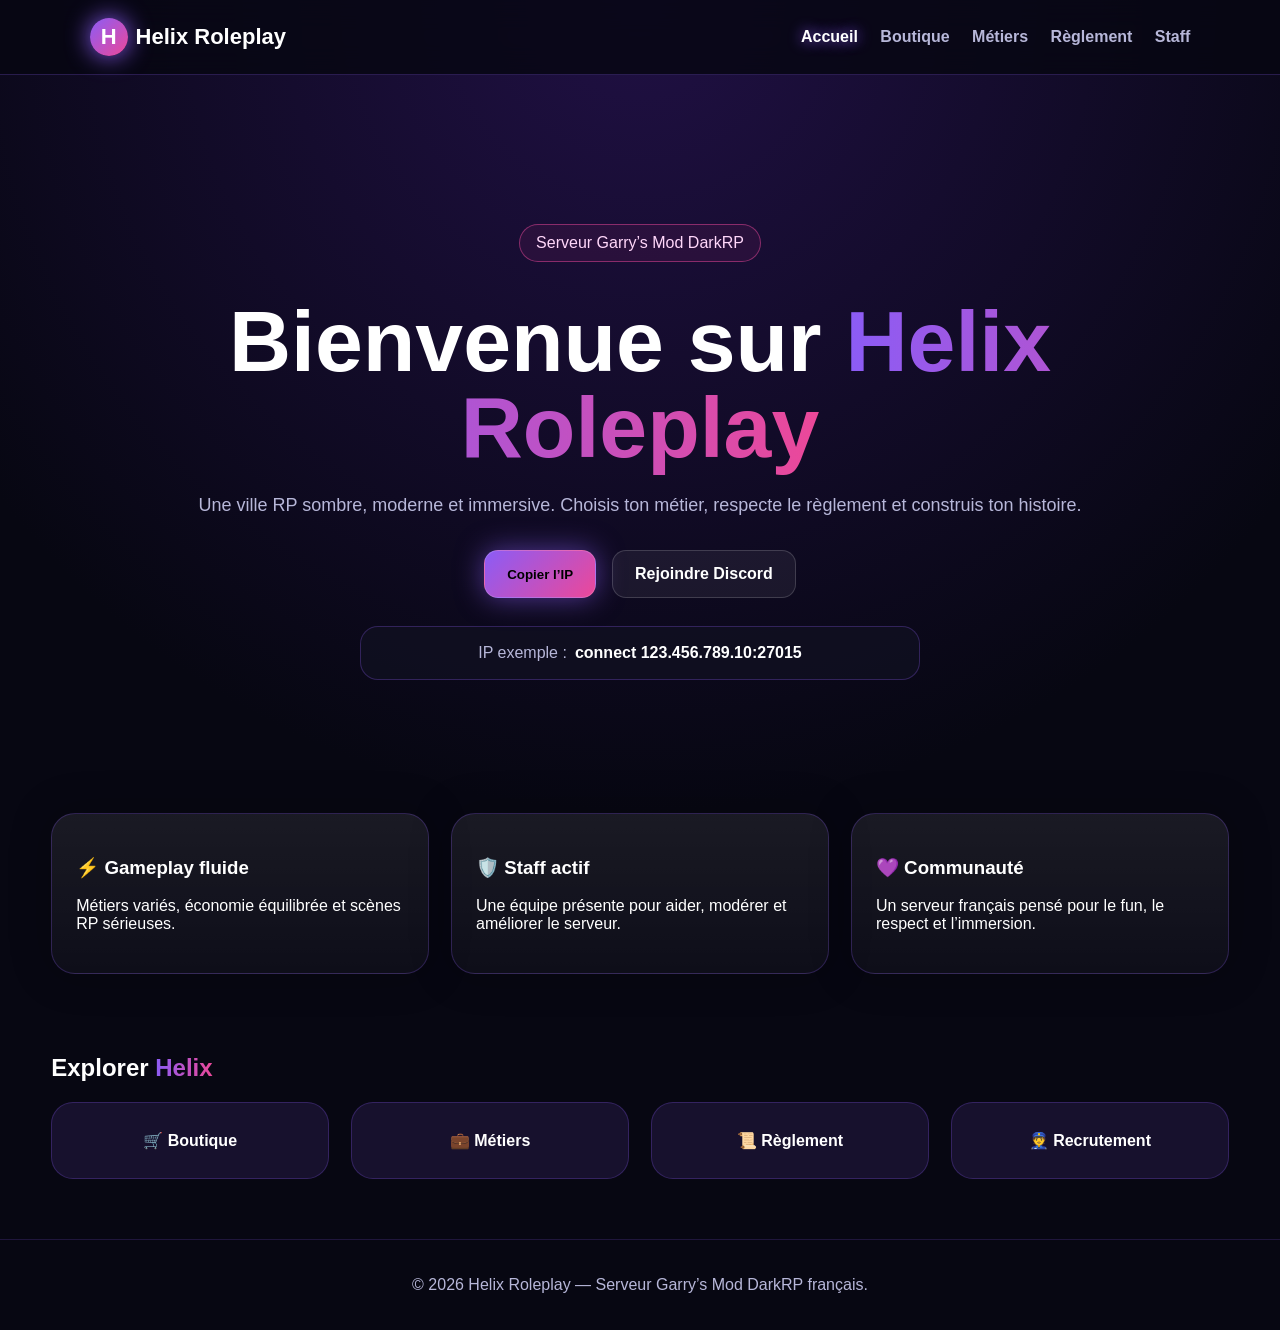
<file: helix_roleplay_v6_fixed/index.html>
<!DOCTYPE html>
<html lang="fr">
<head>
  <meta charset="UTF-8">
  <meta name="viewport" content="width=device-width, initial-scale=1.0">
  <title>Accueil — Helix Roleplay</title>
  <link rel="stylesheet" href="css/style.css">
</head>
<body>
<header class="nav">
  <a href="index.html" class="brand"><span class="logo">H</span><span>Helix Roleplay</span></a>
  <button class="menu-btn" onclick="toggleMenu()">☰</button>
  <nav id="menu"><a class="active" href="index.html">Accueil</a>
<a class="" href="boutique.html">Boutique</a>
<a class="" href="metiers.html">Métiers</a>
<a class="" href="reglement.html">Règlement</a>
<a class="" href="staff.html">Staff</a></nav>
</header>
<section class="hero">
  <div class="hero-content reveal">
    <p class="badge">Serveur Garry’s Mod DarkRP</p>
    <h1>Bienvenue sur <span>Helix Roleplay</span></h1>
    <p class="subtitle">Une ville RP sombre, moderne et immersive. Choisis ton métier, respecte le règlement et construis ton histoire.</p>
    <div class="actions">
      <button class="btn primary" onclick="copyIP()">Copier l’IP</button>
      <a class="btn" href="https://discord.gg/6SY5QsGgvQ" target="_blank">Rejoindre Discord</a>
    </div>
    <div class="server-box"><span>IP exemple :</span><strong id="serverIP">connect 123.456.789.10:27015</strong></div>
  </div>
</section>
<main class="container">
  <section class="grid-3 reveal">
    <article class="card"><h3>⚡ Gameplay fluide</h3><p>Métiers variés, économie équilibrée et scènes RP sérieuses.</p></article>
    <article class="card"><h3>🛡️ Staff actif</h3><p>Une équipe présente pour aider, modérer et améliorer le serveur.</p></article>
    <article class="card"><h3>💜 Communauté</h3><p>Un serveur français pensé pour le fun, le respect et l’immersion.</p></article>
  </section>
  <section class="section reveal"><h2>Explorer <span>Helix</span></h2><div class="grid-4">
    <a class="big-link" href="boutique.html">🛒 Boutique</a><a class="big-link" href="metiers.html">💼 Métiers</a><a class="big-link" href="reglement.html">📜 Règlement</a><a class="big-link" href="staff.html">👮 Recrutement</a>
  </div></section>
</main>
<footer>© 2026 Helix Roleplay — Serveur Garry’s Mod DarkRP français.</footer>
<script src="js/script.js"></script>
</body>
</html>
</file>
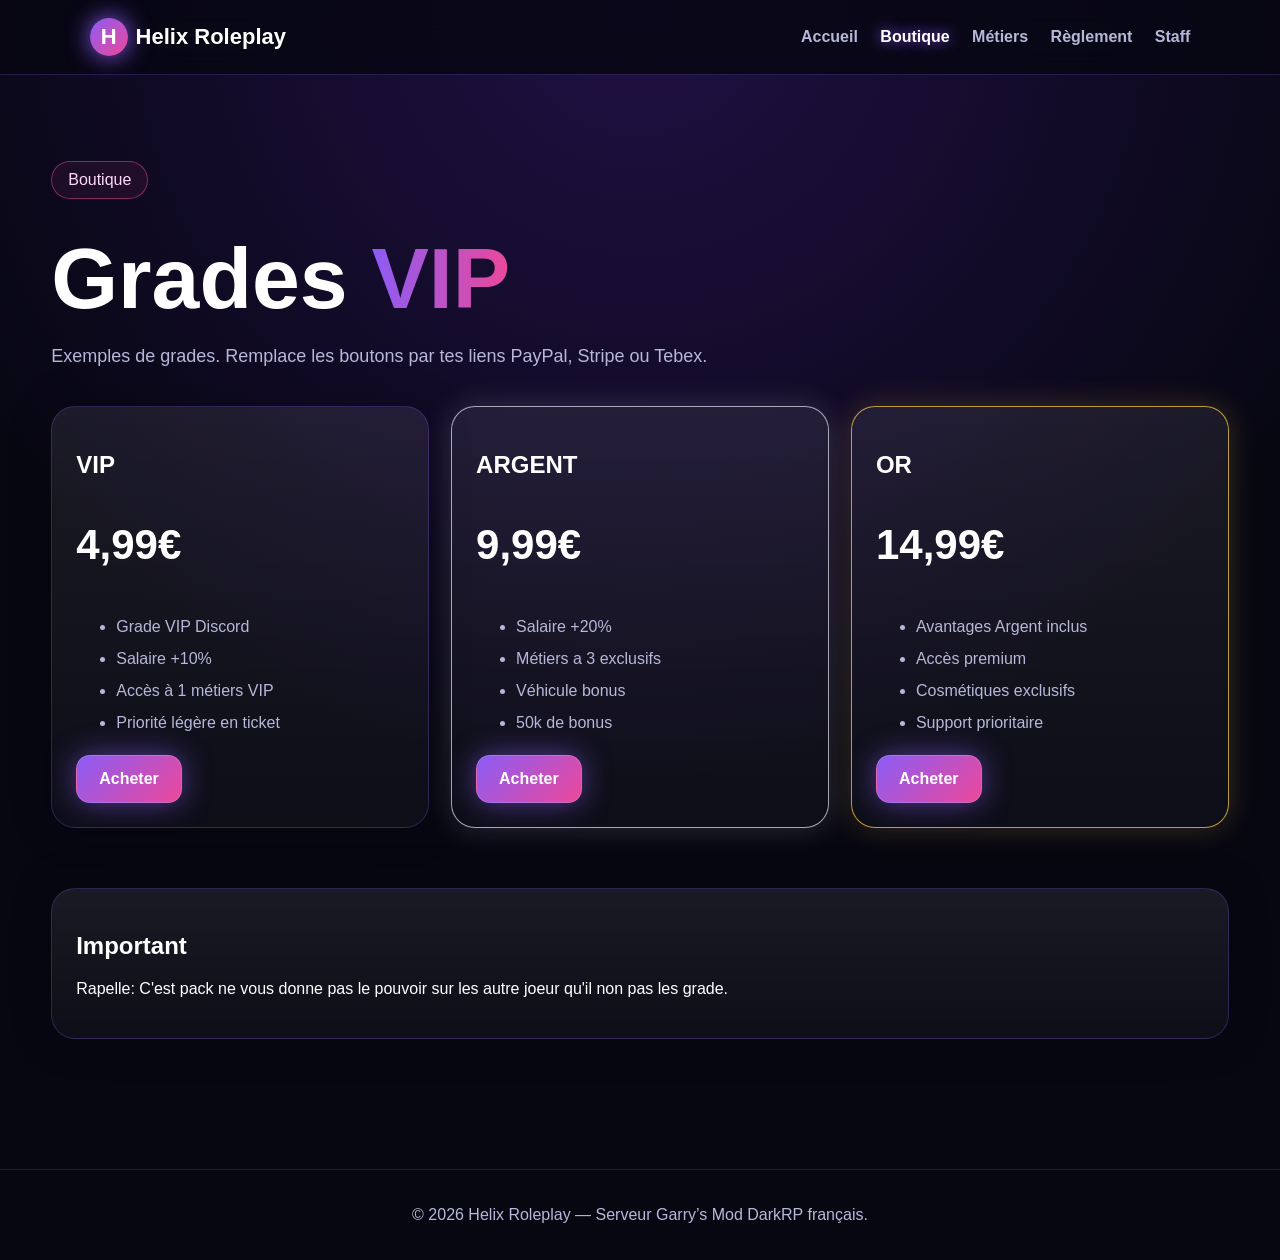
<file: helix_roleplay_v6_fixed/boutique.html>
<!DOCTYPE html>
<html lang="fr">
<head>
  <meta charset="UTF-8">
  <meta name="viewport" content="width=device-width, initial-scale=1.0">
  <title>Boutique — Helix Roleplay</title>
  <link rel="stylesheet" href="css/style.css">
</head>
<body>
<header class="nav">
  <a href="index.html" class="brand"><span class="logo">H</span><span>Helix Roleplay</span></a>
  <button class="menu-btn" onclick="toggleMenu()">☰</button>
  <nav id="menu"><a class="" href="index.html">Accueil</a>
<a class="active" href="boutique.html">Boutique</a>
<a class="" href="metiers.html">Métiers</a>
<a class="" href="reglement.html">Règlement</a>
<a class="" href="staff.html">Staff</a></nav>
</header>
<main class="container page"><p class="badge">Boutique</p><h1>Grades <span>VIP</span></h1><p class="subtitle">Exemples de grades. Remplace les boutons par tes liens PayPal, Stripe ou Tebex.</p><section class="shop-grid reveal">
<article class="shop-card"><h2>VIP</h2><p class="price">4,99€</p><ul><li>Grade VIP Discord</li><li>Salaire +10%</li><li>Accès à 1 métiers VIP</li><li>Priorité légère en ticket</li></ul><a class="btn primary" href="#">Acheter</a></article>
<article class="shop-card featured"><h2>ARGENT</h2><p class="price">9,99€</p><ul><li>Salaire +20%</li><li>Métiers a 3 exclusifs </li><li>Véhicule bonus</li><li>50k de bonus</li></ul><a class="btn primary" href="#">Acheter</a></article>
<article class="shop-card gold"><h2>OR</h2><p class="price">14,99€</p><ul><li>Avantages Argent inclus</li><li>Accès premium</li><li>Cosmétiques exclusifs</li><li>Support prioritaire</li></ul><a class="btn primary" href="#">Acheter</a></article>
</section><section class="section"><div class="card"><h2>Important</h2><p>Rapelle: C'est pack ne vous donne pas le pouvoir sur les autre joeur qu'il non pas les grade.</p></div></section></main>
<footer>© 2026 Helix Roleplay — Serveur Garry’s Mod DarkRP français.</footer>
<script src="js/script.js"></script>
</body>
</html>
</file>
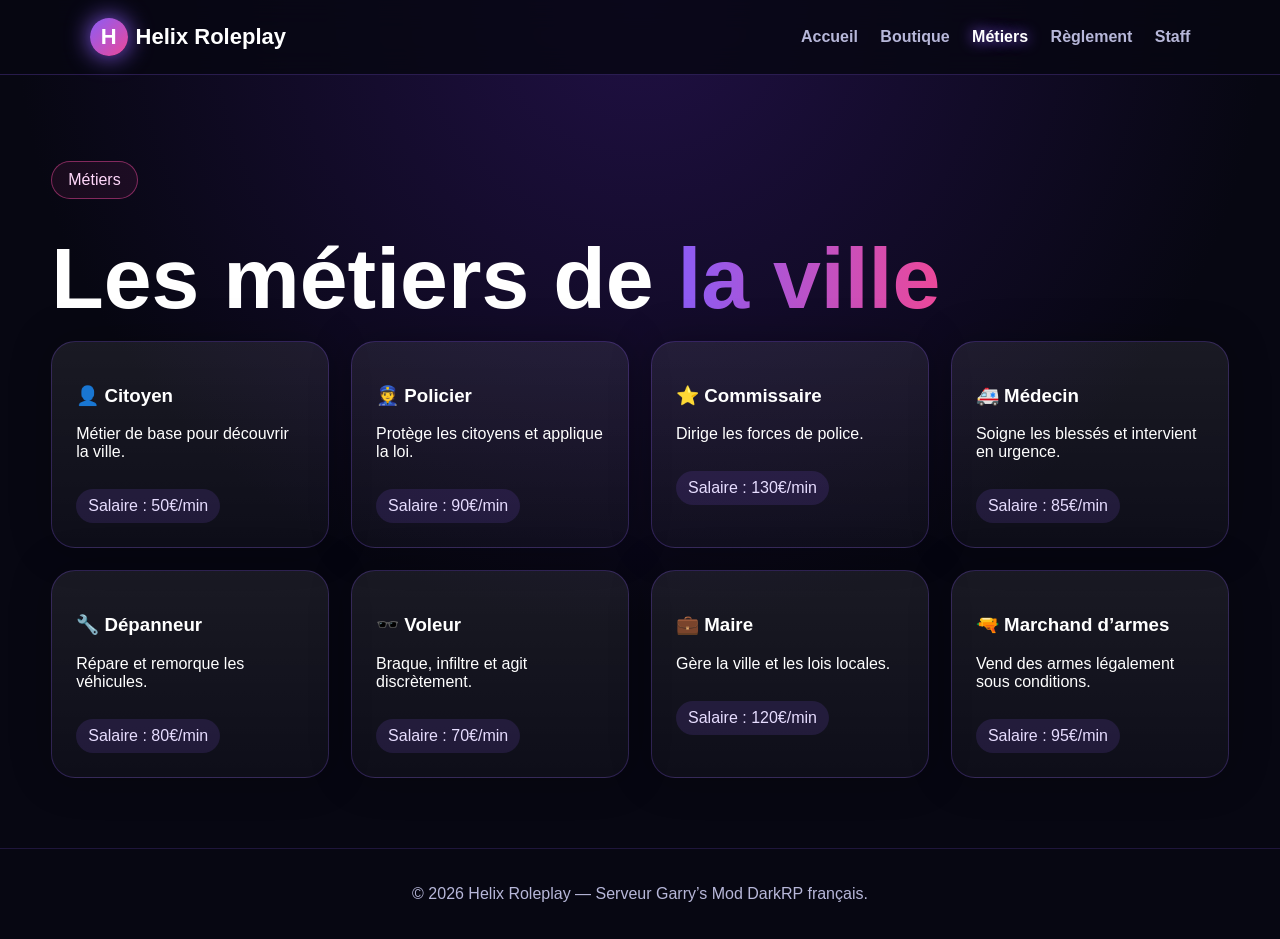
<file: helix_roleplay_v6_fixed/metiers.html>
<!DOCTYPE html>
<html lang="fr">
<head>
  <meta charset="UTF-8">
  <meta name="viewport" content="width=device-width, initial-scale=1.0">
  <title>Métiers — Helix Roleplay</title>
  <link rel="stylesheet" href="css/style.css">
</head>
<body>
<header class="nav">
  <a href="index.html" class="brand"><span class="logo">H</span><span>Helix Roleplay</span></a>
  <button class="menu-btn" onclick="toggleMenu()">☰</button>
  <nav id="menu"><a class="" href="index.html">Accueil</a>
<a class="" href="boutique.html">Boutique</a>
<a class="active" href="metiers.html">Métiers</a>
<a class="" href="reglement.html">Règlement</a>
<a class="" href="staff.html">Staff</a></nav>
</header>
<main class="container page"><p class="badge">Métiers</p><h1>Les métiers de <span>la ville</span></h1><section class="jobs-grid reveal">
<article class="card"><h3>👤 Citoyen</h3><p>Métier de base pour découvrir la ville.</p><span class="pill">Salaire : 50€/min</span></article><article class="card"><h3>👮 Policier</h3><p>Protège les citoyens et applique la loi.</p><span class="pill">Salaire : 90€/min</span></article><article class="card"><h3>⭐ Commissaire</h3><p>Dirige les forces de police.</p><span class="pill">Salaire : 130€/min</span></article><article class="card"><h3>🚑 Médecin</h3><p>Soigne les blessés et intervient en urgence.</p><span class="pill">Salaire : 85€/min</span></article><article class="card"><h3>🔧 Dépanneur</h3><p>Répare et remorque les véhicules.</p><span class="pill">Salaire : 80€/min</span></article><article class="card"><h3>🕶️ Voleur</h3><p>Braque, infiltre et agit discrètement.</p><span class="pill">Salaire : 70€/min</span></article><article class="card"><h3>💼 Maire</h3><p>Gère la ville et les lois locales.</p><span class="pill">Salaire : 120€/min</span></article><article class="card"><h3>🔫 Marchand d’armes</h3><p>Vend des armes légalement sous conditions.</p><span class="pill">Salaire : 95€/min</span></article></section></main>
<footer>© 2026 Helix Roleplay — Serveur Garry’s Mod DarkRP français.</footer>
<script src="js/script.js"></script>
</body>
</html>
</file>
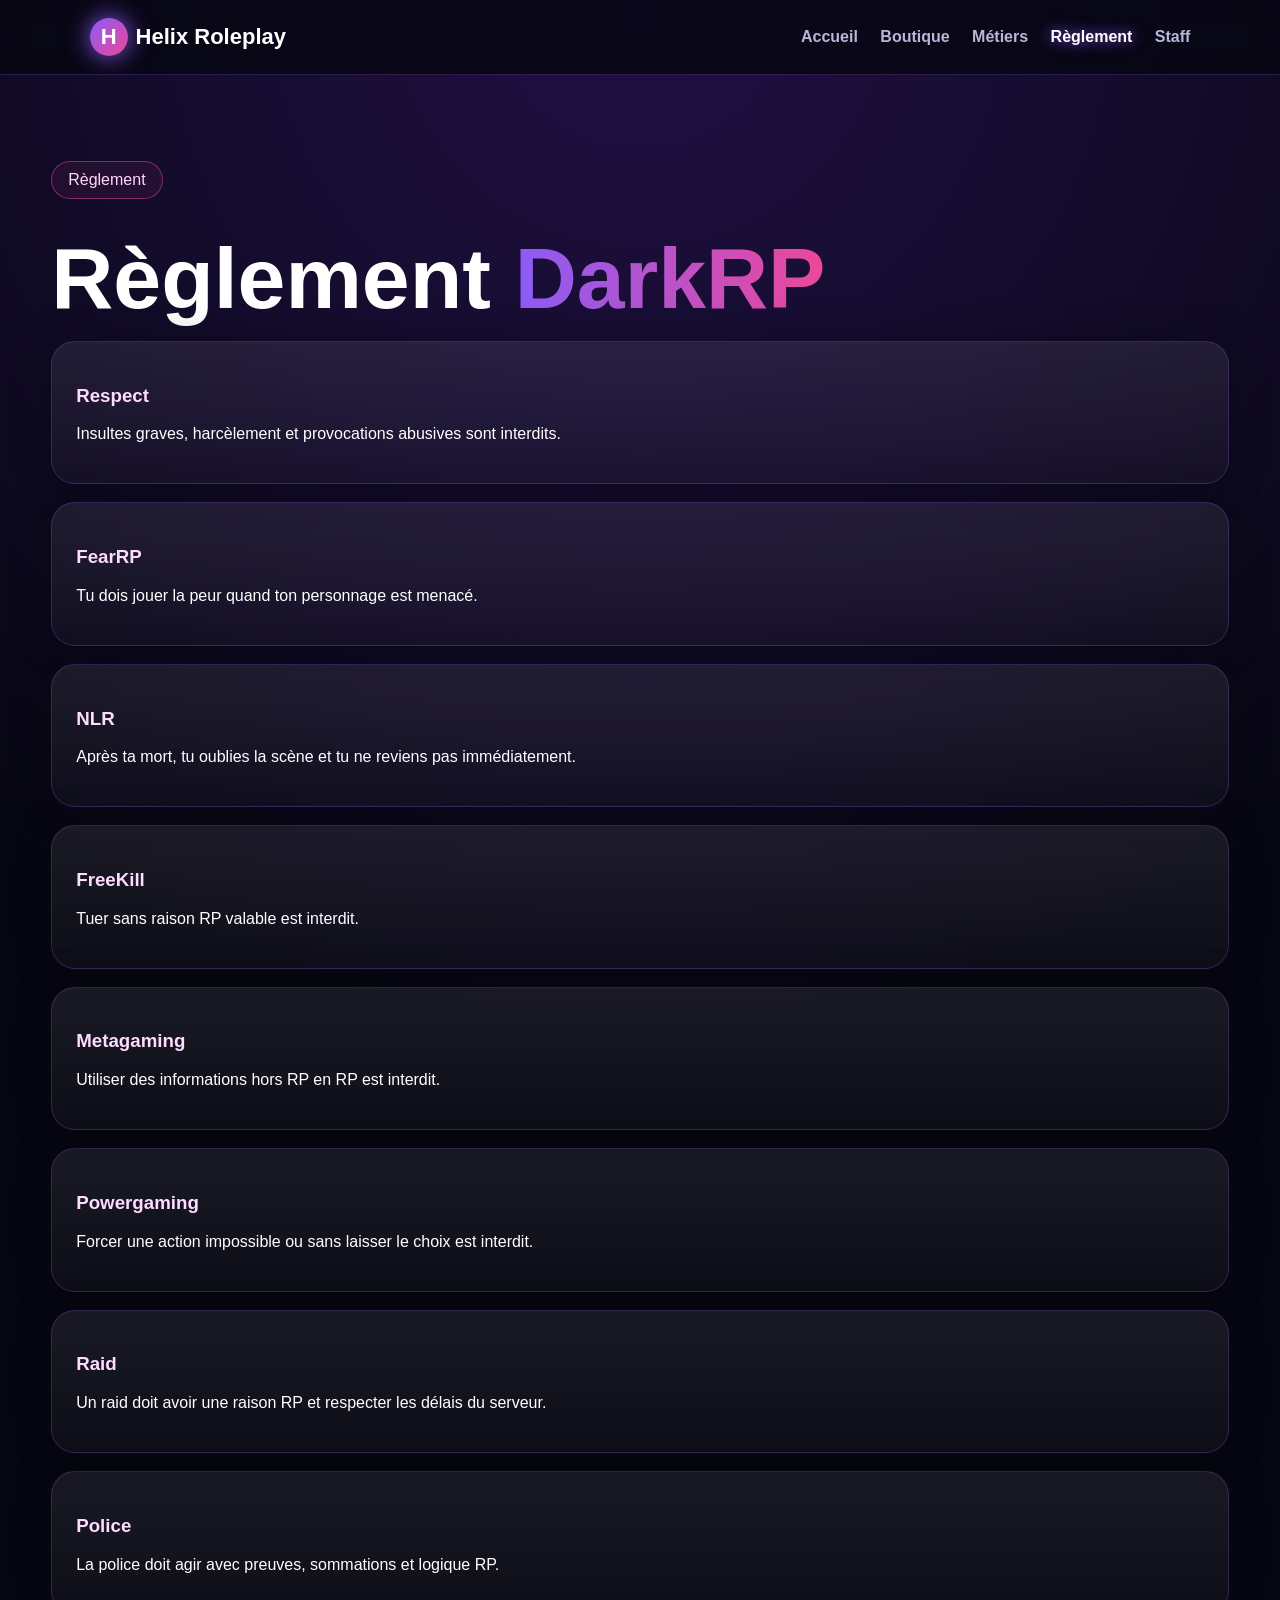
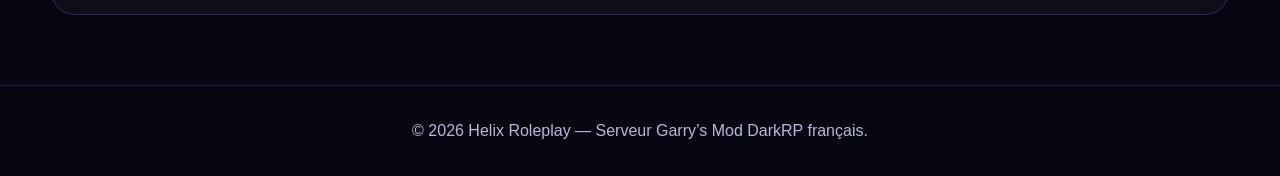
<file: helix_roleplay_v6_fixed/reglement.html>
<!DOCTYPE html>
<html lang="fr">
<head>
  <meta charset="UTF-8">
  <meta name="viewport" content="width=device-width, initial-scale=1.0">
  <title>Règlement — Helix Roleplay</title>
  <link rel="stylesheet" href="css/style.css">
</head>
<body>
<header class="nav">
  <a href="index.html" class="brand"><span class="logo">H</span><span>Helix Roleplay</span></a>
  <button class="menu-btn" onclick="toggleMenu()">☰</button>
  <nav id="menu"><a class="" href="index.html">Accueil</a>
<a class="" href="boutique.html">Boutique</a>
<a class="" href="metiers.html">Métiers</a>
<a class="active" href="reglement.html">Règlement</a>
<a class="" href="staff.html">Staff</a></nav>
</header>
<main class="container page"><p class="badge">Règlement</p><h1>Règlement <span>DarkRP</span></h1><section class="rules reveal">
<article class="rule"><h3>Respect</h3><p>Insultes graves, harcèlement et provocations abusives sont interdits.</p></article><article class="rule"><h3>FearRP</h3><p>Tu dois jouer la peur quand ton personnage est menacé.</p></article><article class="rule"><h3>NLR</h3><p>Après ta mort, tu oublies la scène et tu ne reviens pas immédiatement.</p></article><article class="rule"><h3>FreeKill</h3><p>Tuer sans raison RP valable est interdit.</p></article><article class="rule"><h3>Metagaming</h3><p>Utiliser des informations hors RP en RP est interdit.</p></article><article class="rule"><h3>Powergaming</h3><p>Forcer une action impossible ou sans laisser le choix est interdit.</p></article><article class="rule"><h3>Raid</h3><p>Un raid doit avoir une raison RP et respecter les délais du serveur.</p></article><article class="rule"><h3>Police</h3><p>La police doit agir avec preuves, sommations et logique RP.</p></article></section></main>
<footer>© 2026 Helix Roleplay — Serveur Garry’s Mod DarkRP français.</footer>
<script src="js/script.js"></script>
</body>
</html>
</file>
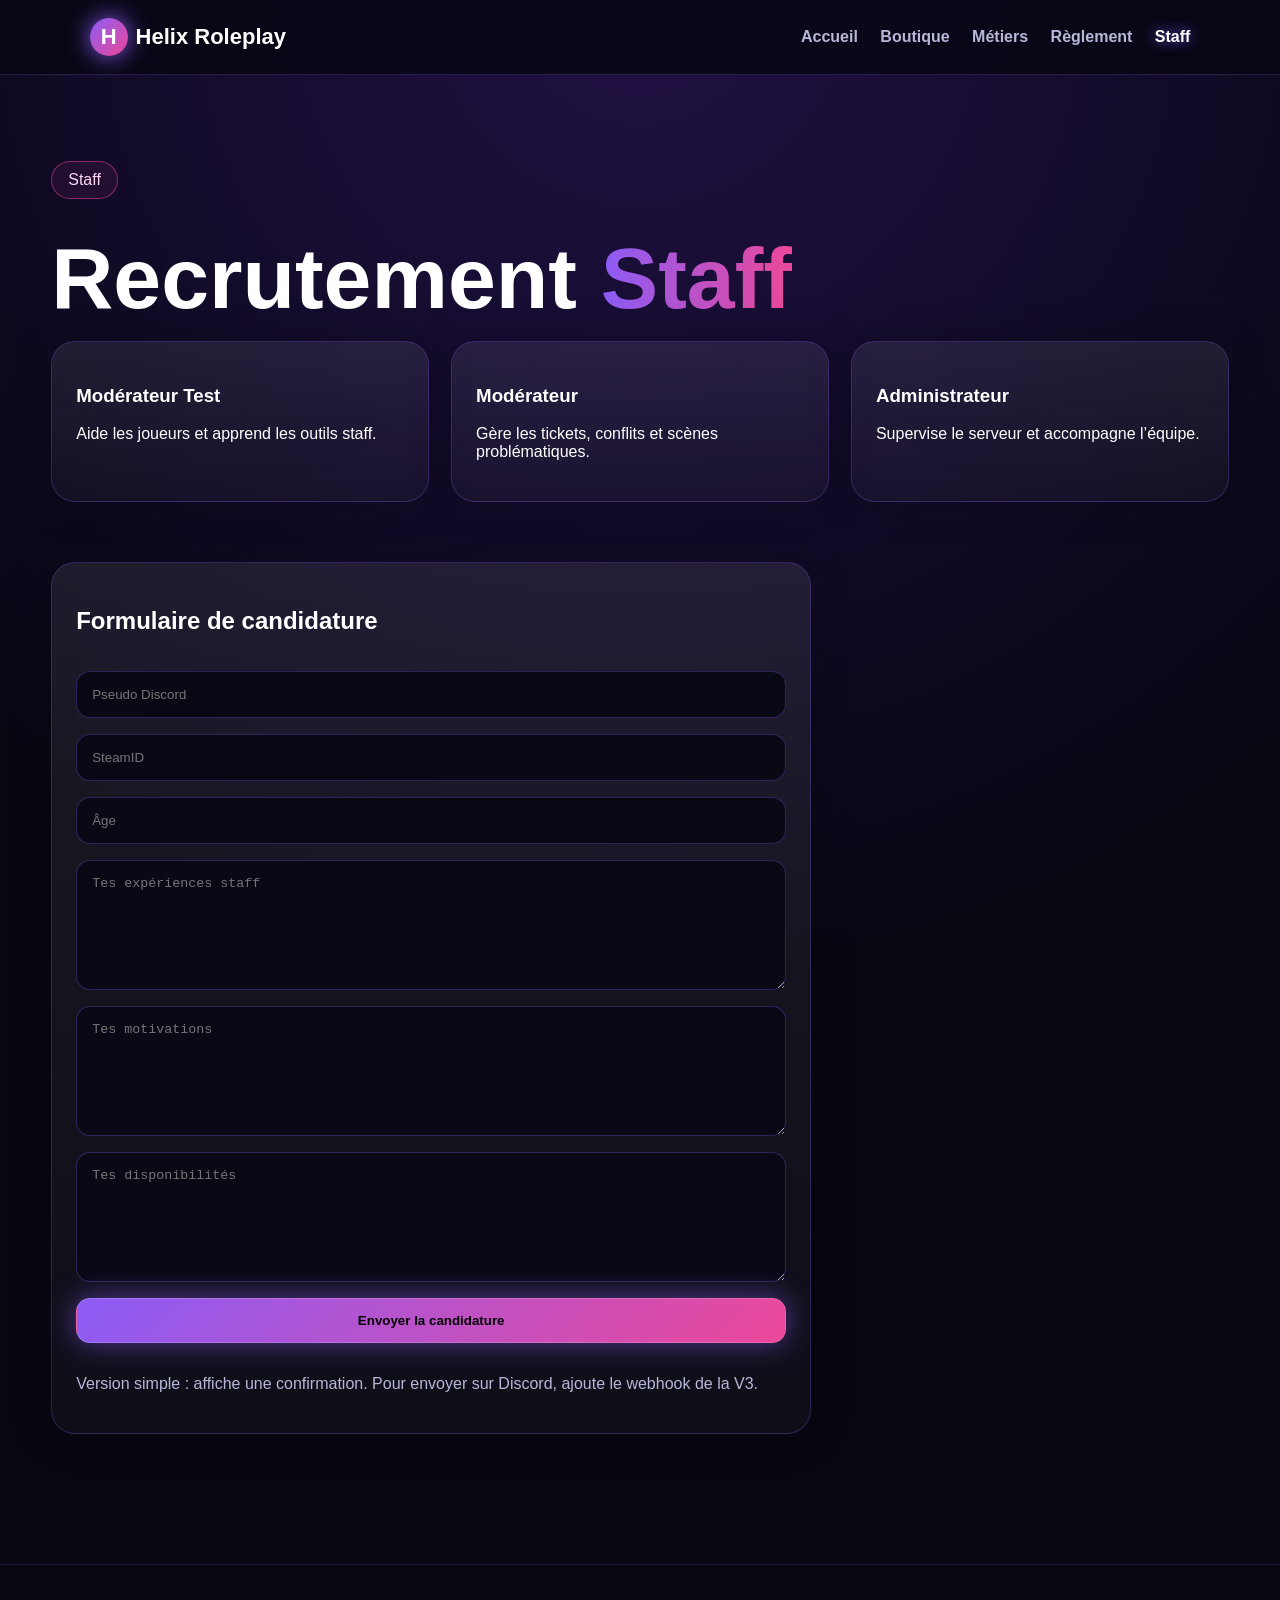
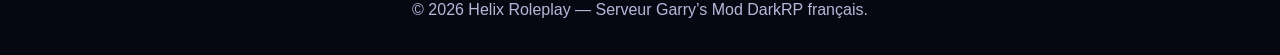
<file: helix_roleplay_v6_fixed/staff.html>
<!DOCTYPE html>
<html lang="fr">
<head>
  <meta charset="UTF-8">
  <meta name="viewport" content="width=device-width, initial-scale=1.0">
  <title>Staff — Helix Roleplay</title>
  <link rel="stylesheet" href="css/style.css">
</head>
<body>
<header class="nav">
  <a href="index.html" class="brand"><span class="logo">H</span><span>Helix Roleplay</span></a>
  <button class="menu-btn" onclick="toggleMenu()">☰</button>
  <nav id="menu"><a class="" href="index.html">Accueil</a>
<a class="" href="boutique.html">Boutique</a>
<a class="" href="metiers.html">Métiers</a>
<a class="" href="reglement.html">Règlement</a>
<a class="active" href="staff.html">Staff</a></nav>
</header>
<main class="container page"><p class="badge">Staff</p><h1>Recrutement <span>Staff</span></h1><section class="grid-3 reveal"><article class="card"><h3>Modérateur Test</h3><p>Aide les joueurs et apprend les outils staff.</p></article><article class="card"><h3>Modérateur</h3><p>Gère les tickets, conflits et scènes problématiques.</p></article><article class="card"><h3>Administrateur</h3><p>Supervise le serveur et accompagne l’équipe.</p></article></section>
<section class="section"><form class="form" onsubmit="fakeSubmit(event)"><h2>Formulaire de candidature</h2><input required placeholder="Pseudo Discord"><input required placeholder="SteamID"><input required placeholder="Âge"><textarea required placeholder="Tes expériences staff"></textarea><textarea required placeholder="Tes motivations"></textarea><textarea required placeholder="Tes disponibilités"></textarea><button class="btn primary" type="submit">Envoyer la candidature</button><p class="muted">Version simple : affiche une confirmation. Pour envoyer sur Discord, ajoute le webhook de la V3.</p></form></section></main>
<footer>© 2026 Helix Roleplay — Serveur Garry’s Mod DarkRP français.</footer>
<script src="js/script.js"></script>
</body>
</html>
</file>
<file: helix_roleplay_v6_fixed/css/style.css>
:root{--primary:#8b5cf6;--secondary:#ec4899;--dark:#070712;--card:#111122;--text:#fff;--muted:#b7b7d9;--gold:#f7c948;--silver:#d9d9e8}*{box-sizing:border-box}html{scroll-behavior:smooth}body{margin:0;font-family:Arial,Helvetica,sans-serif;background:radial-gradient(circle at top,#201044,#070712 55%);color:var(--text)}a{color:inherit;text-decoration:none}.nav{position:sticky;top:0;z-index:10;display:flex;justify-content:space-between;align-items:center;padding:18px 7%;background:rgba(7,7,18,.82);backdrop-filter:blur(14px);border-bottom:1px solid rgba(139,92,246,.25)}.brand{display:flex;align-items:center;font-weight:900;font-size:22px}.logo{display:inline-grid;place-items:center;width:38px;height:38px;border-radius:50%;background:linear-gradient(135deg,var(--primary),var(--secondary));box-shadow:0 0 25px var(--primary);margin-right:8px}nav a{margin-left:18px;color:var(--muted);font-weight:700}.active,nav a:hover{color:#fff;text-shadow:0 0 14px var(--primary)}.menu-btn{display:none;background:transparent;color:#fff;border:0;font-size:28px}.hero{min-height:82vh;display:grid;place-items:center;text-align:center;padding:40px 7%}.hero-content{max-width:920px}.badge{display:inline-block;padding:9px 16px;border:1px solid rgba(236,72,153,.5);border-radius:999px;color:#ffd7fa;background:rgba(236,72,153,.08)}h1{font-size:clamp(42px,7vw,86px);line-height:1;margin:20px 0}h1 span,h2 span{background:linear-gradient(90deg,var(--primary),var(--secondary));-webkit-background-clip:text;background-clip:text;color:transparent}.subtitle{color:var(--muted);font-size:18px;line-height:1.7}.muted{color:var(--muted)}.actions{display:flex;gap:16px;justify-content:center;flex-wrap:wrap;margin-top:30px}.btn{display:inline-block;border:1px solid rgba(255,255,255,.16);padding:14px 22px;border-radius:14px;background:rgba(255,255,255,.06);font-weight:800;cursor:pointer}.btn.primary{background:linear-gradient(135deg,var(--primary),var(--secondary));box-shadow:0 0 28px rgba(139,92,246,.55)}.btn:hover{transform:translateY(-2px);transition:.2s}.server-box{margin:28px auto 0;max-width:560px;padding:17px;border-radius:18px;background:rgba(17,17,34,.72);border:1px solid rgba(139,92,246,.28)}.server-box span{color:var(--muted);margin-right:8px}.container{width:min(1180px,92%);margin:auto}.page{padding:70px 0}.section{padding:60px 0}.grid-3,.grid-4,.jobs-grid,.shop-grid{display:grid;gap:22px}.grid-3{grid-template-columns:repeat(3,1fr)}.grid-4{grid-template-columns:repeat(4,1fr)}.jobs-grid{grid-template-columns:repeat(auto-fit,minmax(240px,1fr))}.shop-grid{grid-template-columns:repeat(auto-fit,minmax(280px,1fr));margin-top:34px}.card,.shop-card,.rule,.form{background:linear-gradient(180deg,rgba(255,255,255,.08),rgba(255,255,255,.03));border:1px solid rgba(139,92,246,.25);border-radius:24px;padding:24px;box-shadow:0 0 40px rgba(0,0,0,.25)}.card:hover,.shop-card:hover,.big-link:hover{box-shadow:0 0 32px rgba(139,92,246,.3);transform:translateY(-3px);transition:.2s}.big-link{padding:28px;border-radius:22px;background:rgba(139,92,246,.12);border:1px solid rgba(139,92,246,.25);font-weight:900;text-align:center}.price{font-size:42px;font-weight:900}.shop-card ul{line-height:2;color:var(--muted)}.featured{border-color:rgba(217,217,232,.75);box-shadow:0 0 30px rgba(217,217,232,.18)}.gold{border-color:rgba(247,201,72,.75);box-shadow:0 0 30px rgba(247,201,72,.2)}.rules{display:grid;gap:18px}.rule h3{color:#ffdbff}.form{display:grid;gap:16px;max-width:760px}.form input,.form textarea{width:100%;padding:15px;border-radius:14px;border:1px solid rgba(139,92,246,.3);background:#090916;color:#fff}.form textarea{min-height:130px}.pill{display:inline-block;margin-top:12px;padding:8px 12px;border-radius:999px;background:rgba(139,92,246,.14);color:#e7ddff}.reveal{opacity:0;transform:translateY(18px);transition:.7s}.reveal.show{opacity:1;transform:none}footer{text-align:center;color:var(--muted);padding:36px;border-top:1px solid rgba(139,92,246,.18)}@media(max-width:820px){.nav{align-items:flex-start}.menu-btn{display:block}nav{display:none;width:100%;padding-top:12px}nav.open{display:grid;gap:12px}nav a{margin:0}.grid-3,.grid-4{grid-template-columns:1fr}h1{font-size:42px}}
</file>
